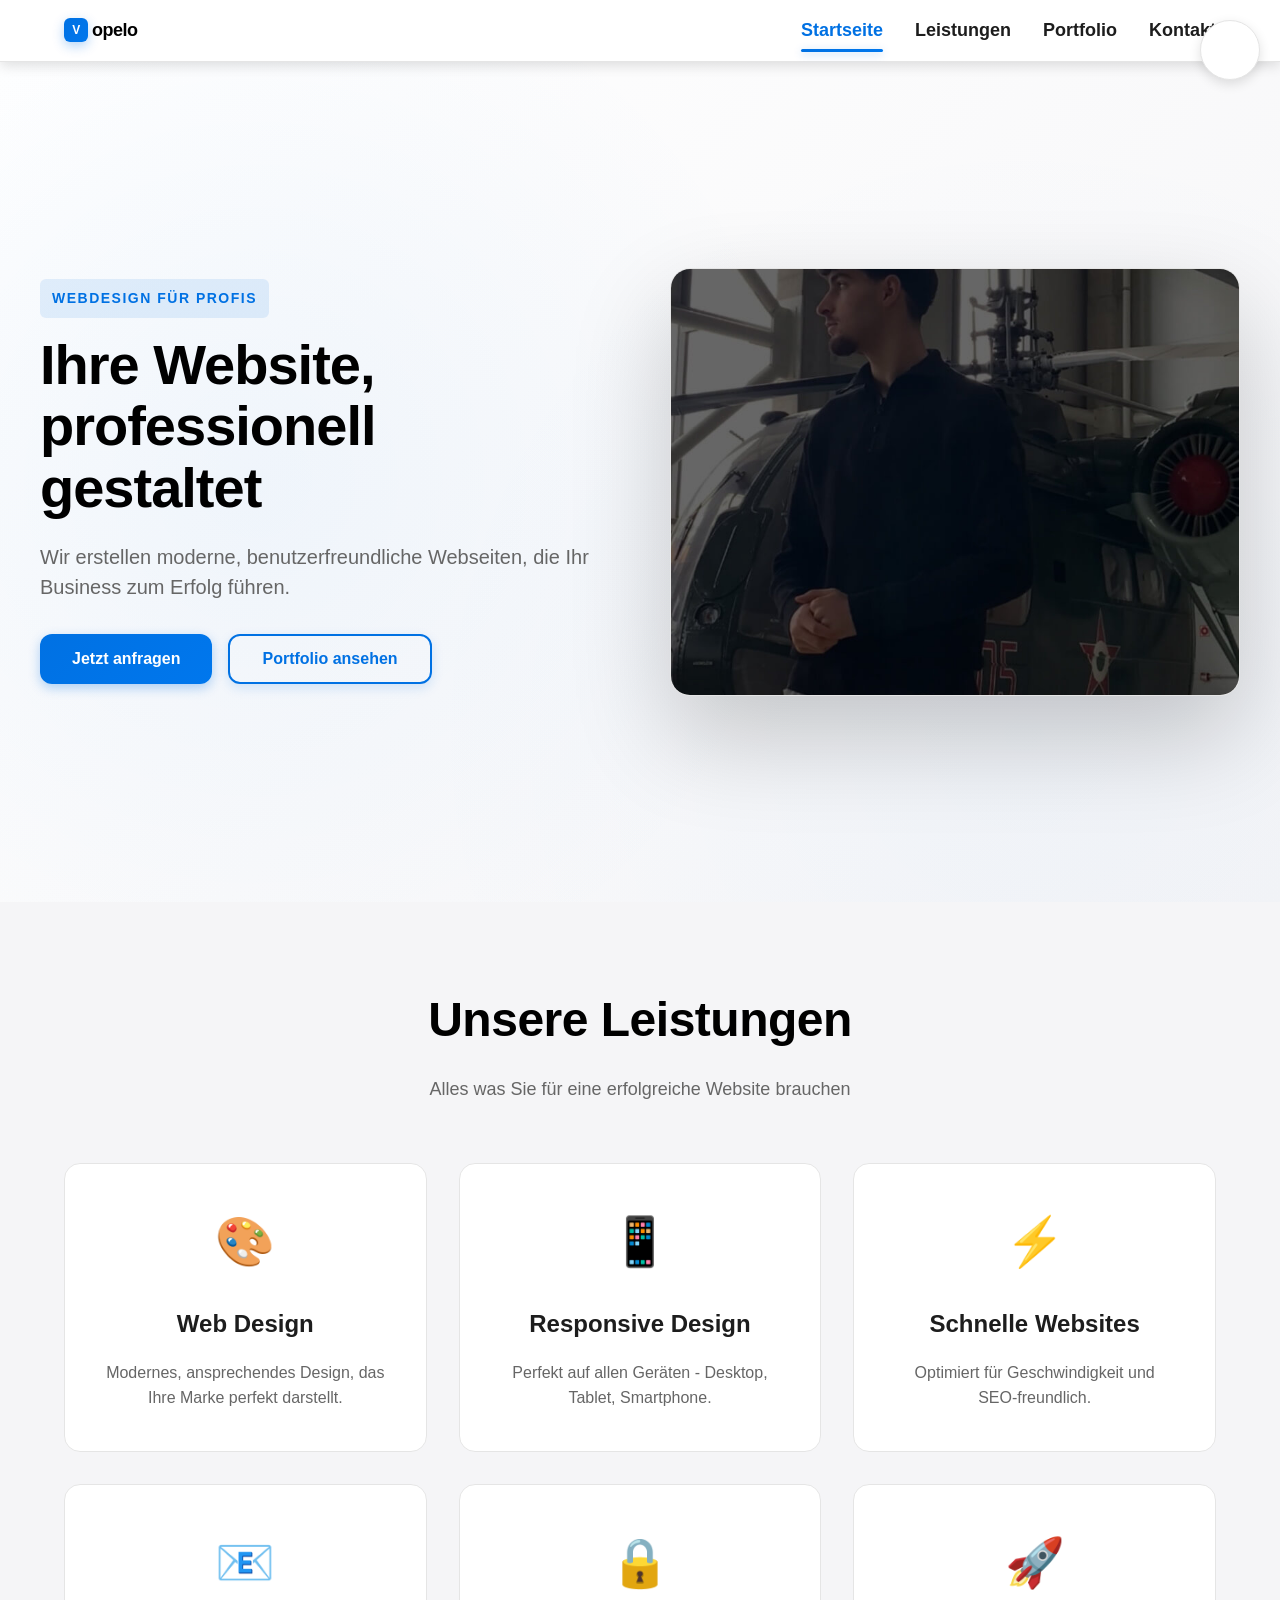
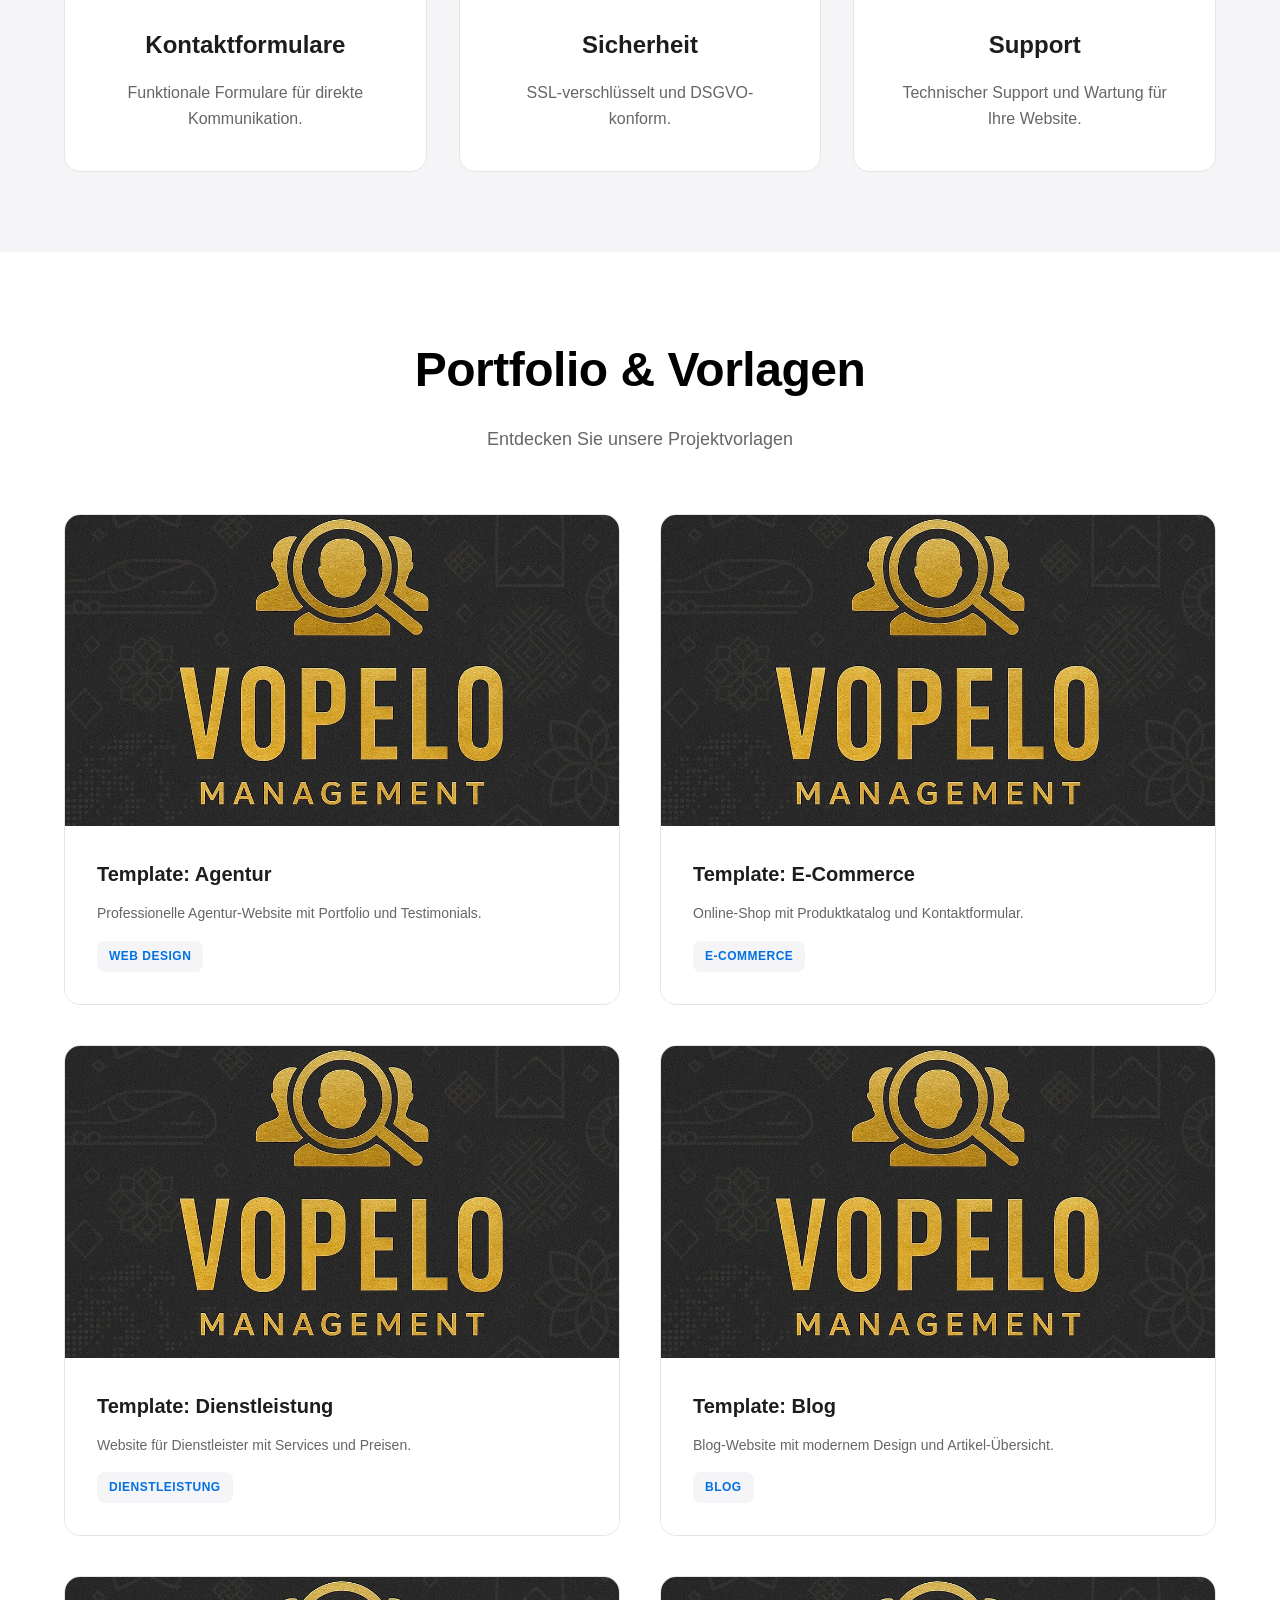
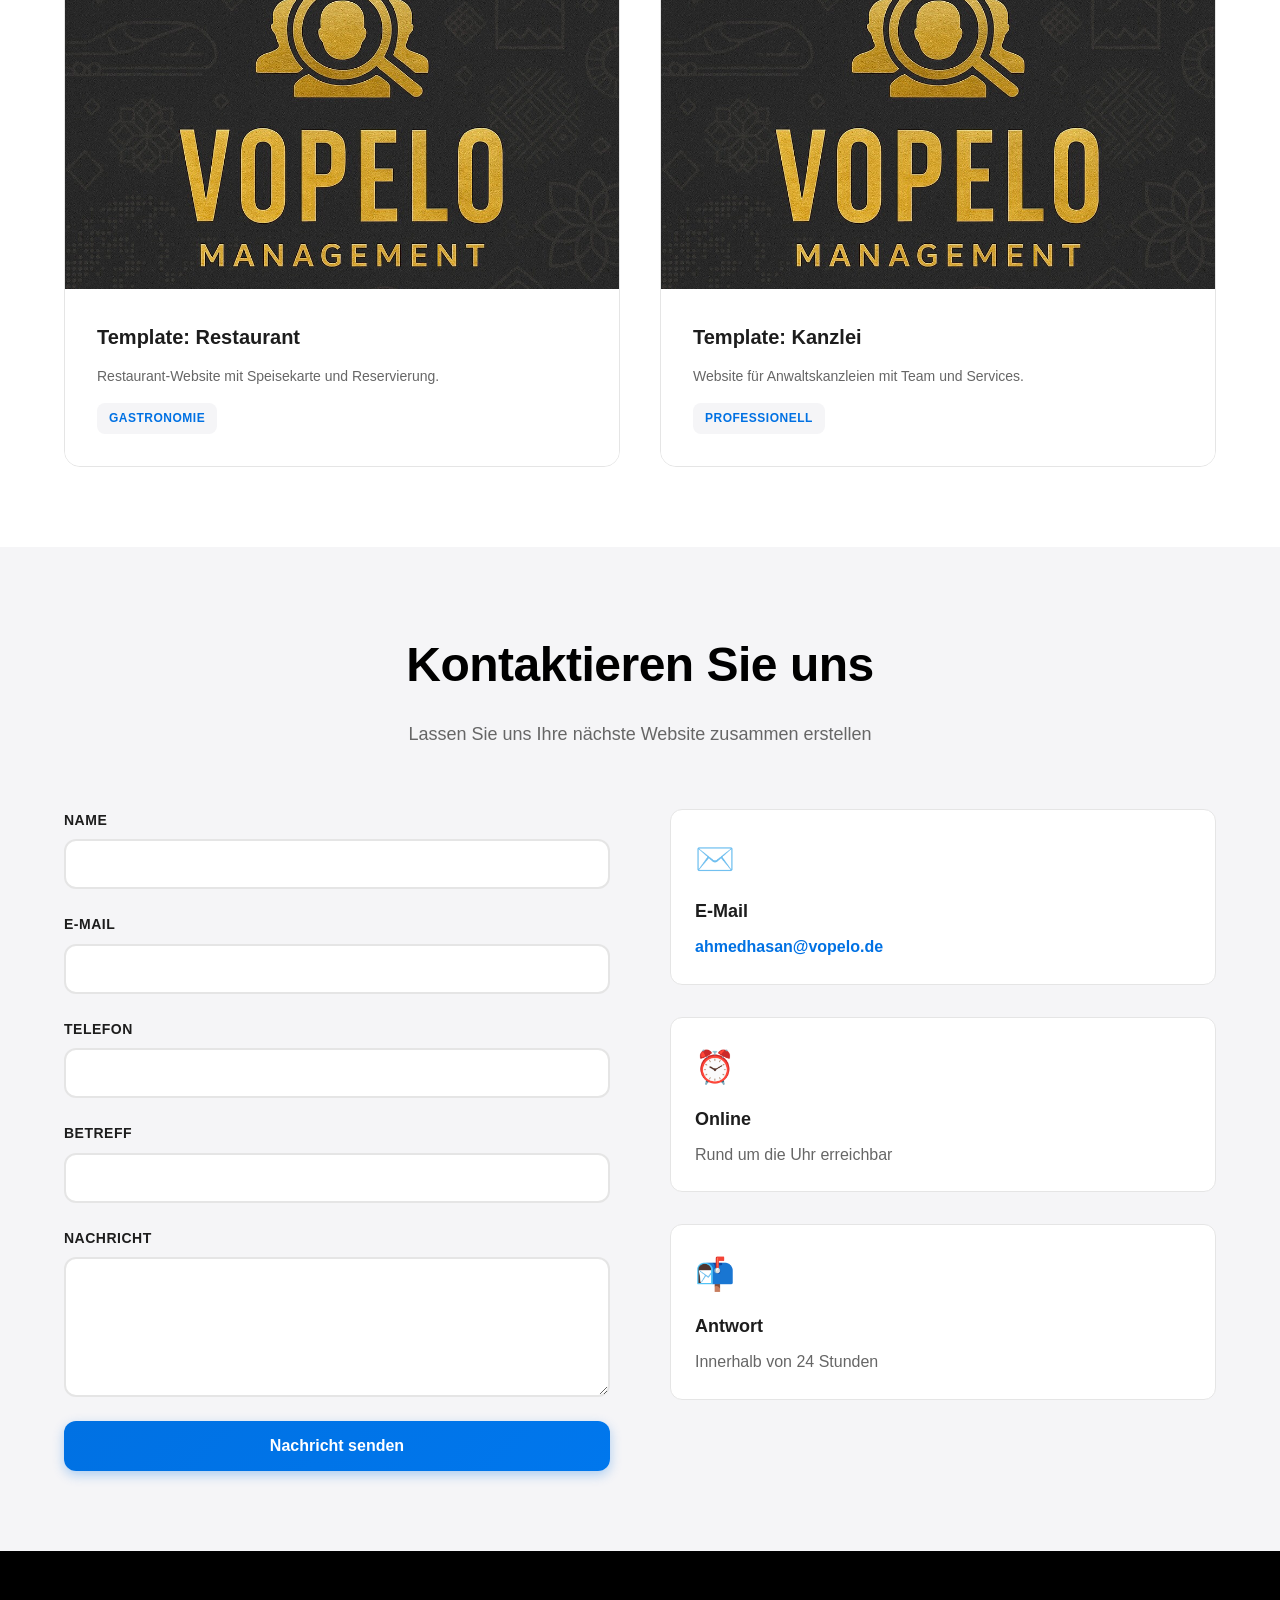
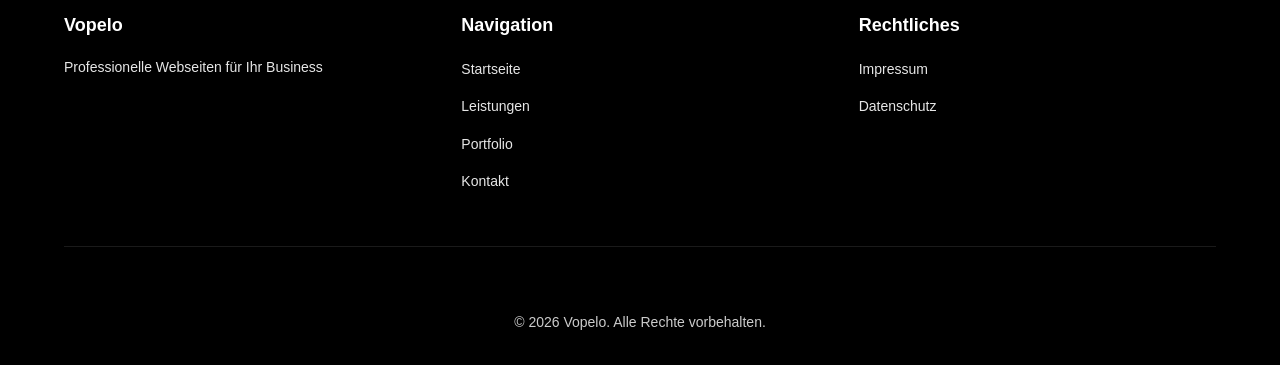
<file: index.html>
<!DOCTYPE html>
<html lang="de">
<head>
    <meta charset="UTF-8">
    <meta name="viewport" content="width=device-width, initial-scale=1.0">
    <meta name="description" content="Vopelo - Professionelle Webseiten für Ihr Business. Modernes Design, responsive und benutzerfreundlich.">
    <title>Vopelo | Professionelle Webseiten</title>
<link rel="icon" href="/favicon.ico">
<link rel="icon" type="image/png" sizes="48x48" href="/android-icon-48x48.png">
<link rel="icon" type="image/png" sizes="32x32" href="/favicon-32x32.png">
    <link rel="stylesheet" href="styles.css">
    <link rel="stylesheet" href="https://cdnjs.cloudflare.com/ajax/libs/font-awesome/6.4.0/css/all.min.css">
</head>
<body data-lang="de">
    <!-- THEME & LANGUAGE CONTROLS -->
    <div class="controls-container">
        <button class="control-btn theme-toggle" id="themeToggle" aria-label="Toggle theme">
            <i class="fas fa-moon"></i>
        </button>
        <div class="language-selector">
            <button class="control-btn lang-btn active" data-lang="de">DE</button>
            <button class="control-btn lang-btn" data-lang="en">EN</button>
        </div>
    </div>

    <!-- NAVIGATION -->
    <nav class="navbar">
        <div class="nav-container">
            <div class="logo">
                <span class="logo-icon">V</span>
                <span class="logo-text">opelo</span>
            </div>
            <button class="hamburger" id="hamburger" aria-label="Menu">
                <span></span>
                <span></span>
                <span></span>
            </button>
            <ul class="nav-menu" id="navMenu">
                <li><a href="#home" class="nav-link active" data-de="Startseite" data-en="Home">Startseite</a></li>
                <li><a href="#services" class="nav-link" data-de="Leistungen" data-en="Services">Leistungen</a></li>
                <li><a href="#portfolio" class="nav-link" data-de="Portfolio" data-en="Portfolio">Portfolio</a></li>
                <li><a href="#contact" class="nav-link" data-de="Kontakt" data-en="Contact">Kontakt</a></li>
            </ul>
        </div>
    </nav>

    <!-- HERO SECTION -->
    <section id="home" class="hero">
        <div class="hero-content">
            <div class="hero-text">
                <div class="hero-label" data-de="Webdesign für Profis" data-en="Web Design for Professionals">Webdesign für Profis</div>
                <h1 class="hero-title" data-de="Ihre Website,&#10;professionell gestaltet" data-en="Your Website,&#10;professionally designed">Ihre Website,<br>professionell gestaltet</h1>
                <p class="hero-subtitle" data-de="Wir erstellen moderne, benutzerfreundliche Webseiten, die Ihr Business zum Erfolg führen." data-en="We create modern, user-friendly websites that drive your business to success.">Wir erstellen moderne, benutzerfreundliche Webseiten, die Ihr Business zum Erfolg führen.</p>
                <div class="hero-buttons">
                    <button class="btn btn-primary" onclick="document.getElementById('contact').scrollIntoView({behavior: 'smooth'})" data-de="Jetzt anfragen" data-en="Request Now">
                        Jetzt anfragen
                    </button>
                    <button class="btn btn-secondary" onclick="document.getElementById('portfolio').scrollIntoView({behavior: 'smooth'})" data-de="Portfolio ansehen" data-en="View Portfolio">
                        Portfolio ansehen
                    </button>
                </div>
            </div>
            <div class="hero-visual">
                <div class="device-mockup">
                    <div class="device-screen">
                        <img src="imges/i.JPG" alt="Projekt 1" style="width: 100%; height: 100%; object-fit: cover;">
                    </div>
                </div>
            </div>
        </div>
        <div class="hero-bg-animation"></div>
    </section>

    <!-- SERVICES SECTION -->
    <section id="services" class="services">
        <div class="container">
            <h2 class="section-title" data-de="Unsere Leistungen" data-en="Our Services">Unsere Leistungen</h2>
            <p class="section-subtitle" data-de="Alles was Sie für eine erfolgreiche Website brauchen" data-en="Everything you need for a successful website">Alles was Sie für eine erfolgreiche Website brauchen</p>
            
            <div class="services-grid">
                <div class="service-card">
                    <div class="service-icon">🎨</div>
                    <h3 data-de="Web Design" data-en="Web Design">Web Design</h3>
                    <p data-de="Modernes, ansprechendes Design, das Ihre Marke perfekt darstellt." data-en="Modern, appealing design that perfectly represents your brand.">Modernes, ansprechendes Design, das Ihre Marke perfekt darstellt.</p>
                </div>
                <div class="service-card">
                    <div class="service-icon">📱</div>
                    <h3 data-de="Responsive Design" data-en="Responsive Design">Responsive Design</h3>
                    <p data-de="Perfekt auf allen Geräten - Desktop, Tablet, Smartphone." data-en="Perfect on all devices - Desktop, Tablet, Smartphone.">Perfekt auf allen Geräten - Desktop, Tablet, Smartphone.</p>
                </div>
                <div class="service-card">
                    <div class="service-icon">⚡</div>
                    <h3 data-de="Schnelle Websites" data-en="Fast Websites">Schnelle Websites</h3>
                    <p data-de="Optimiert für Geschwindigkeit und SEO-freundlich." data-en="Optimized for speed and SEO-friendly.">Optimiert für Geschwindigkeit und SEO-freundlich.</p>
                </div>
                <div class="service-card">
                    <div class="service-icon">📧</div>
                    <h3 data-de="Kontaktformulare" data-en="Contact Forms">Kontaktformulare</h3>
                    <p data-de="Funktionale Formulare für direkte Kommunikation." data-en="Functional forms for direct communication.">Funktionale Formulare für direkte Kommunikation.</p>
                </div>
                <div class="service-card">
                    <div class="service-icon">🔒</div>
                    <h3 data-de="Sicherheit" data-en="Security">Sicherheit</h3>
                    <p data-de="SSL-verschlüsselt und DSGVO-konform." data-en="SSL-encrypted and GDPR-compliant.">SSL-verschlüsselt und DSGVO-konform.</p>
                </div>
                <div class="service-card">
                    <div class="service-icon">🚀</div>
                    <h3 data-de="Support" data-en="Support">Support</h3>
                    <p data-de="Technischer Support und Wartung für Ihre Website." data-en="Technical support and maintenance for your website.">Technischer Support und Wartung für Ihre Website.</p>
                </div>
            </div>
        </div>
    </section>

    <!-- PORTFOLIO SECTION -->
    <section id="portfolio" class="portfolio">
        <div class="container">
            <h2 class="section-title" data-de="Portfolio & Vorlagen" data-en="Portfolio & Templates">Portfolio & Vorlagen</h2>
            <p class="section-subtitle" data-de="Entdecken Sie unsere Projektvorlagen" data-en="Discover our project templates">Entdecken Sie unsere Projektvorlagen</p>
            
            <div class="portfolio-grid">
                <div class="portfolio-item">
                    <div class="portfolio-image">
                        <img src="imges/f.jpg" alt="Projekt 1" style="width: 100%; height: 100%; object-fit: cover;">
                        <div class="portfolio-overlay"></div>
                    </div>
                    <div class="portfolio-info">
                        <h3 data-de="Template: Agentur" data-en="Template: Agency">Template: Agentur</h3>
                        <p data-de="Professionelle Agentur-Website mit Portfolio und Testimonials." data-en="Professional agency website with portfolio and testimonials.">Professionelle Agentur-Website mit Portfolio und Testimonials.</p>
                        <span class="portfolio-tag" data-de="Web Design" data-en="Web Design">Web Design</span>
                    </div>
                </div>

                <div class="portfolio-item">
                    <div class="portfolio-image">
                        <img src="imges/f.jpg" alt="Projekt 2" style="width: 100%; height: 100%; object-fit: cover;">
                        <div class="portfolio-overlay"></div>
                    </div>
                    <div class="portfolio-info">
                        <h3 data-de="Template: E-Commerce" data-en="Template: E-Commerce">Template: E-Commerce</h3>
                        <p data-de="Online-Shop mit Produktkatalog und Kontaktformular." data-en="Online shop with product catalog and contact form.">Online-Shop mit Produktkatalog und Kontaktformular.</p>
                        <span class="portfolio-tag" data-de="E-Commerce" data-en="E-Commerce">E-Commerce</span>
                    </div>
                </div>

                <div class="portfolio-item">
                    <div class="portfolio-image">
                        <img src="imges/f.jpg" alt="Projekt 3" style="width: 100%; height: 100%; object-fit: cover;">
                        <div class="portfolio-overlay"></div>
                    </div>
                    <div class="portfolio-info">
                        <h3 data-de="Template: Dienstleistung" data-en="Template: Service">Template: Dienstleistung</h3>
                        <p data-de="Website für Dienstleister mit Services und Preisen." data-en="Website for service providers with services and prices.">Website für Dienstleister mit Services und Preisen.</p>
                        <span class="portfolio-tag" data-de="Dienstleistung" data-en="Service">Dienstleistung</span>
                    </div>
                </div>

                <div class="portfolio-item">
                    <div class="portfolio-image">
                        <img src="imges/f.jpg" alt="Projekt 4" style="width: 100%; height: 100%; object-fit: cover;">
                        <div class="portfolio-overlay"></div>
                    </div>
                    <div class="portfolio-info">
                        <h3 data-de="Template: Blog" data-en="Template: Blog">Template: Blog</h3>
                        <p data-de="Blog-Website mit modernem Design und Artikel-Übersicht." data-en="Blog website with modern design and article overview.">Blog-Website mit modernem Design und Artikel-Übersicht.</p>
                        <span class="portfolio-tag" data-de="Blog" data-en="Blog">Blog</span>
                    </div>
                </div>

                <div class="portfolio-item">
                    <div class="portfolio-image">
                        <img src="imges/f.jpg" alt="Projekt 5" style="width: 100%; height: 100%; object-fit: cover;">
                        <div class="portfolio-overlay"></div>
                    </div>
                    <div class="portfolio-info">
                        <h3 data-de="Template: Restaurant" data-en="Template: Restaurant">Template: Restaurant</h3>
                        <p data-de="Restaurant-Website mit Speisekarte und Reservierung." data-en="Restaurant website with menu and reservation.">Restaurant-Website mit Speisekarte und Reservierung.</p>
                        <span class="portfolio-tag" data-de="Gastronomie" data-en="Gastronomy">Gastronomie</span>
                    </div>
                </div>

                <div class="portfolio-item">
                    <div class="portfolio-image">
                        <img src="imges/f.jpg" alt="Projekt 6" style="width: 100%; height: 100%; object-fit: cover;">
                        <div class="portfolio-overlay"></div>
                    </div>
                    <div class="portfolio-info">
                        <h3 data-de="Template: Kanzlei" data-en="Template: Law Firm">Template: Kanzlei</h3>
                        <p data-de="Website für Anwaltskanzleien mit Team und Services." data-en="Website for law firms with team and services.">Website für Anwaltskanzleien mit Team und Services.</p>
                        <span class="portfolio-tag" data-de="Professionell" data-en="Professional">Professionell</span>
                    </div>
                </div>
            </div>
        </div>
    </section>

    <!-- CONTACT SECTION -->
    <section id="contact" class="contact">
        <div class="container">
            <h2 class="section-title" data-de="Kontaktieren Sie uns" data-en="Contact Us">Kontaktieren Sie uns</h2>
            <p class="section-subtitle" data-de="Lassen Sie uns Ihre nächste Website zusammen erstellen" data-en="Let's create your next website together">Lassen Sie uns Ihre nächste Website zusammen erstellen</p>
            
            <div class="contact-wrapper">
                <form action="https://formspree.io/f/xaqpbqej" method="POST" class="contact-form">
                    <div class="form-group">
                        <label for="name" data-de="Name" data-en="Name">Name *</label>
                        <input type="text" id="name" name="name" required placeholder="">
                    </div>

                    <div class="form-group">
                        <label for="email" data-de="E-Mail" data-en="Email">E-Mail *</label>
                        <input type="email" id="email" name="email" required placeholder="">
                    </div>

                    <div class="form-group">
                        <label for="phone" data-de="Telefon" data-en="Phone">Telefon</label>
                        <input type="tel" id="phone" name="phone" placeholder="">
                    </div>

                    <div class="form-group">
                        <label for="subject" data-de="Betreff" data-en="Subject">Betreff *</label>
                        <input type="text" id="subject" name="subject" required placeholder="">
                    </div>

                    <div class="form-group">
                        <label for="message" data-de="Nachricht" data-en="Message">Nachricht *</label>
                        <textarea id="message" name="message" rows="6" required placeholder=""></textarea>
                    </div>

                    <button type="submit" class="btn btn-primary btn-large" data-de="Nachricht senden" data-en="Send Message">Nachricht senden</button>
                </form>

                <div class="contact-info">
                    <div class="info-item">
                        <div class="info-icon">✉️</div>
                        <h4 data-de="E-Mail" data-en="Email">E-Mail</h4>
                        <p><a href="mailto:ahmedhasan@vopelo.de">ahmedhasan@vopelo.de</a></p>
                    </div>
                    <div class="info-item">
                        <div class="info-icon">⏰</div>
                        <h4 data-de="Online" data-en="Online">Online</h4>
                        <p data-de="Rund um die Uhr erreichbar" data-en="Available 24/7">Rund um die Uhr erreichbar</p>
                    </div>
                    <div class="info-item">
                        <div class="info-icon">📬</div>
                        <h4 data-de="Antwort" data-en="Response">Antwort</h4>
                        <p data-de="Innerhalb von 24 Stunden" data-en="Within 24 hours">Innerhalb von 24 Stunden</p>
                    </div>
                </div>
            </div>
        </div>
    </section>

    <!-- FOOTER -->
    <footer class="footer">
        <div class="container">
            <div class="footer-content">
                <div class="footer-section">
                    <h4>Vopelo</h4>
                    <p data-de="Professionelle Webseiten für Ihr Business" data-en="Professional websites for your business">Professionelle Webseiten für Ihr Business</p>
                </div>
                <div class="footer-section">
                    <h4 data-de="Navigation" data-en="Navigation">Navigation</h4>
                    <ul>
                        <li><a href="#home" data-de="Startseite" data-en="Home">Startseite</a></li>
                        <li><a href="#services" data-de="Leistungen" data-en="Services">Leistungen</a></li>
                        <li><a href="#portfolio" data-de="Portfolio" data-en="Portfolio">Portfolio</a></li>
                        <li><a href="#contact" data-de="Kontakt" data-en="Contact">Kontakt</a></li>
                    </ul>
                </div>
                <div class="footer-section">
                    <h4 data-de="Rechtliches" data-en="Legal">Rechtliches</h4>
                    <ul>
                        <li><a href="impressum.html" data-de="Impressum" data-en="Imprint">Impressum</a></li>
                        <li><a href="datenschutz.html" data-de="Datenschutz" data-en="Privacy">Datenschutz</a></li>
                    </ul>
                </div>
            </div>
            <div class="footer-bottom">
                <p>&copy; 2026 Vopelo. <span data-de="Alle Rechte vorbehalten." data-en="All rights reserved.">Alle Rechte vorbehalten.</span></p>
            </div>
        </div>
    </footer>

    <script src="script.js"></script>
</body>
</html>
</file>
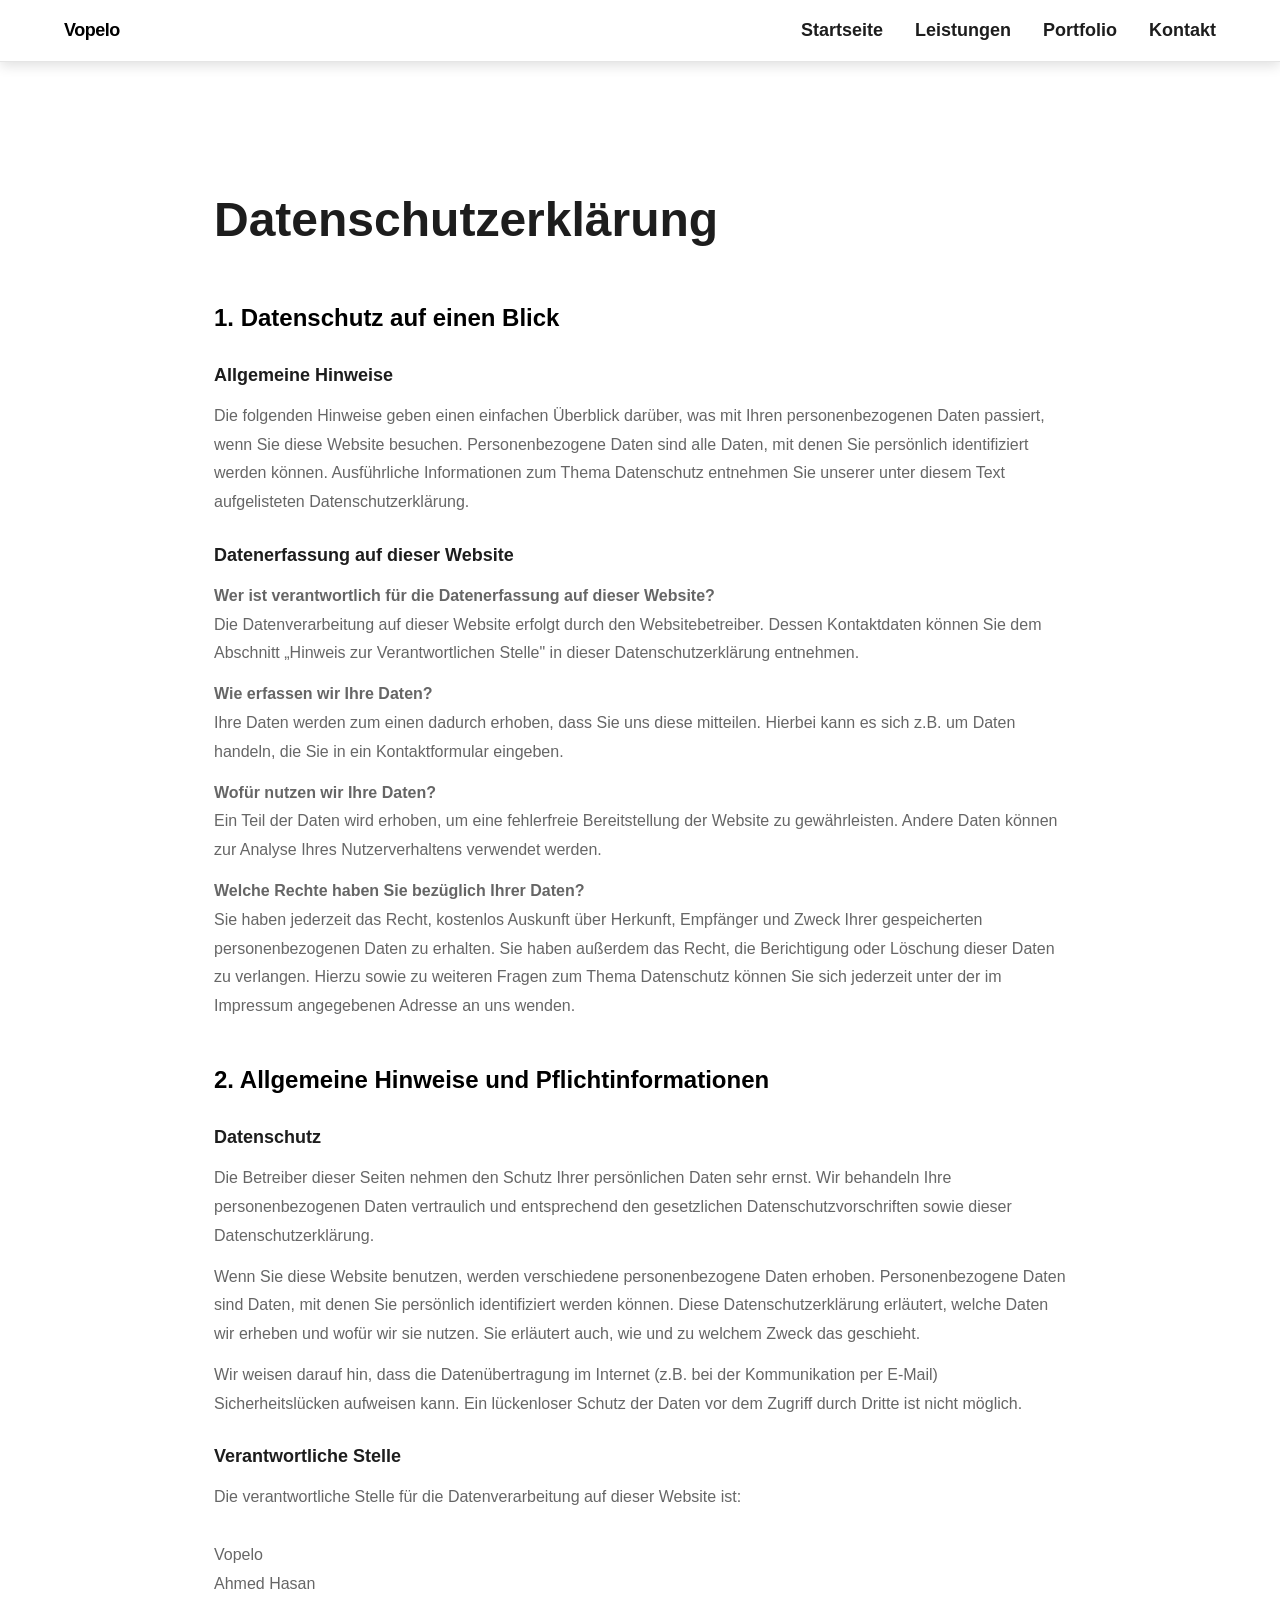
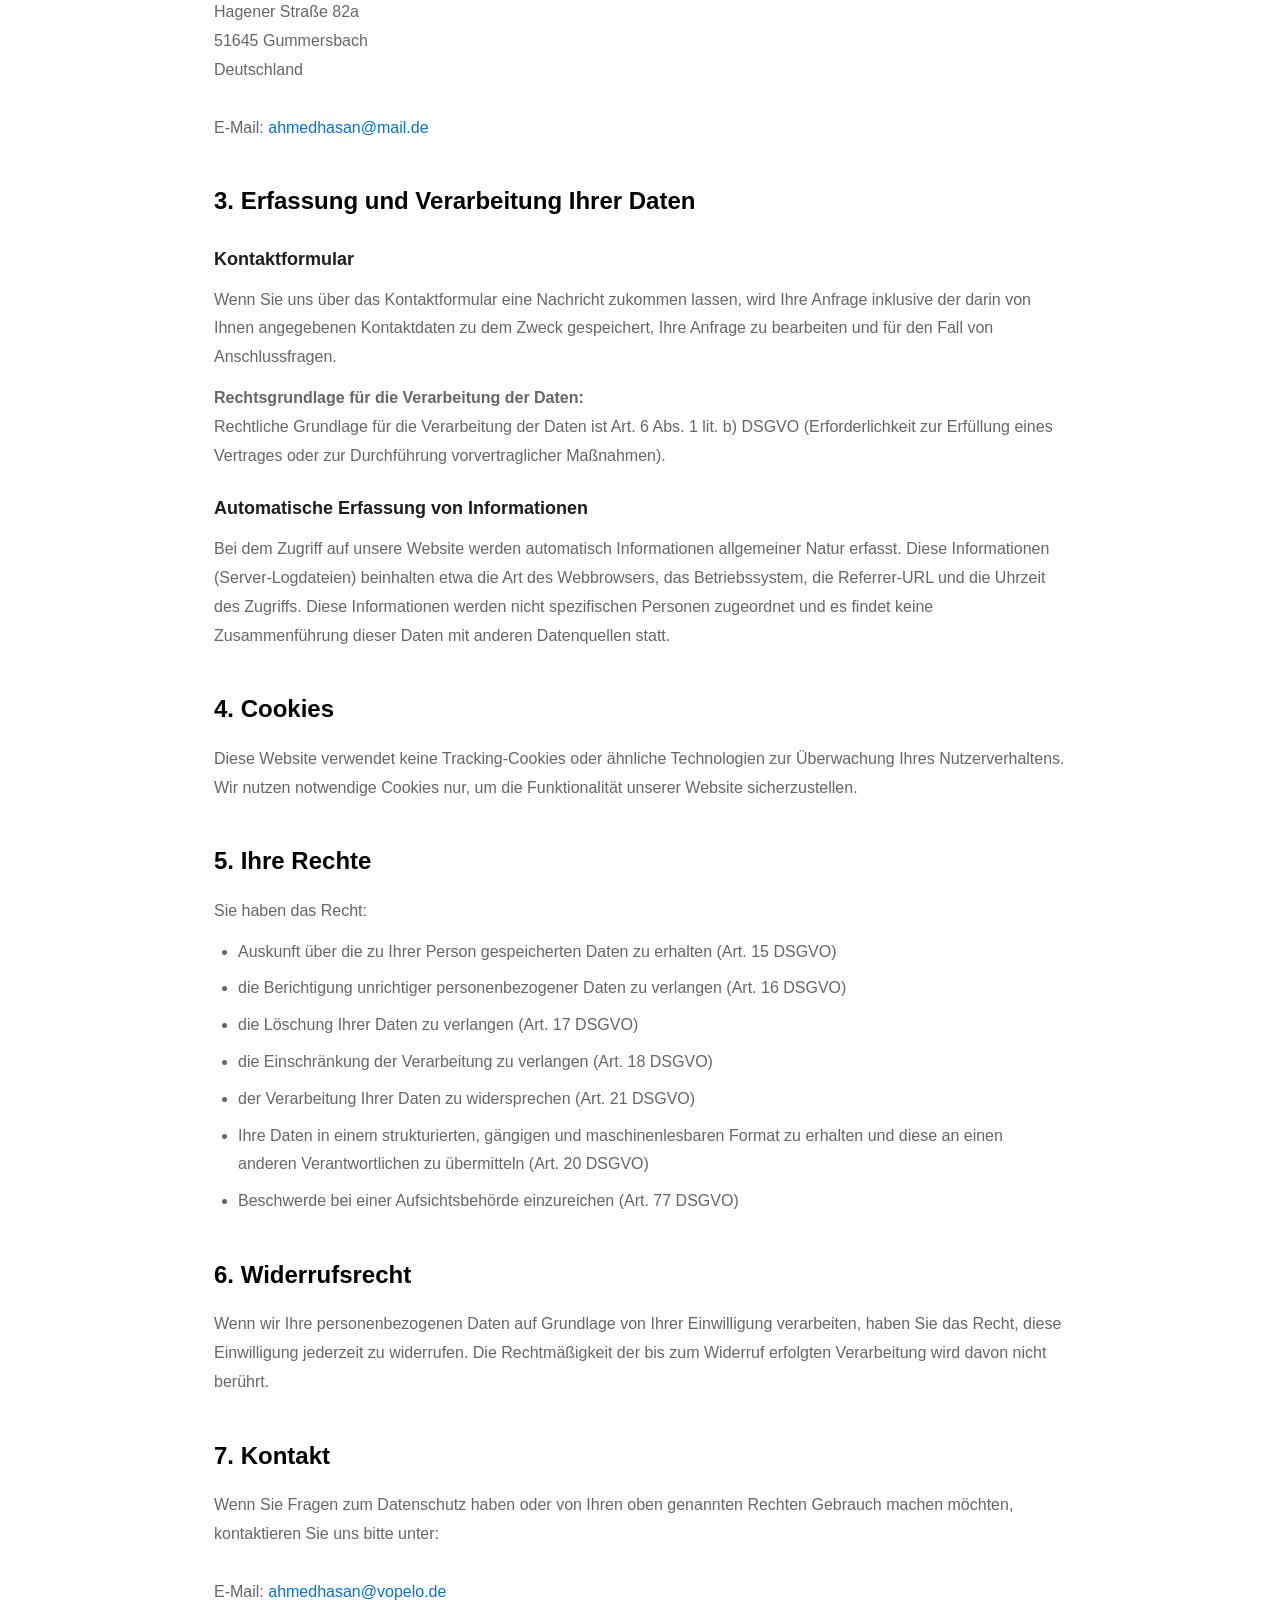
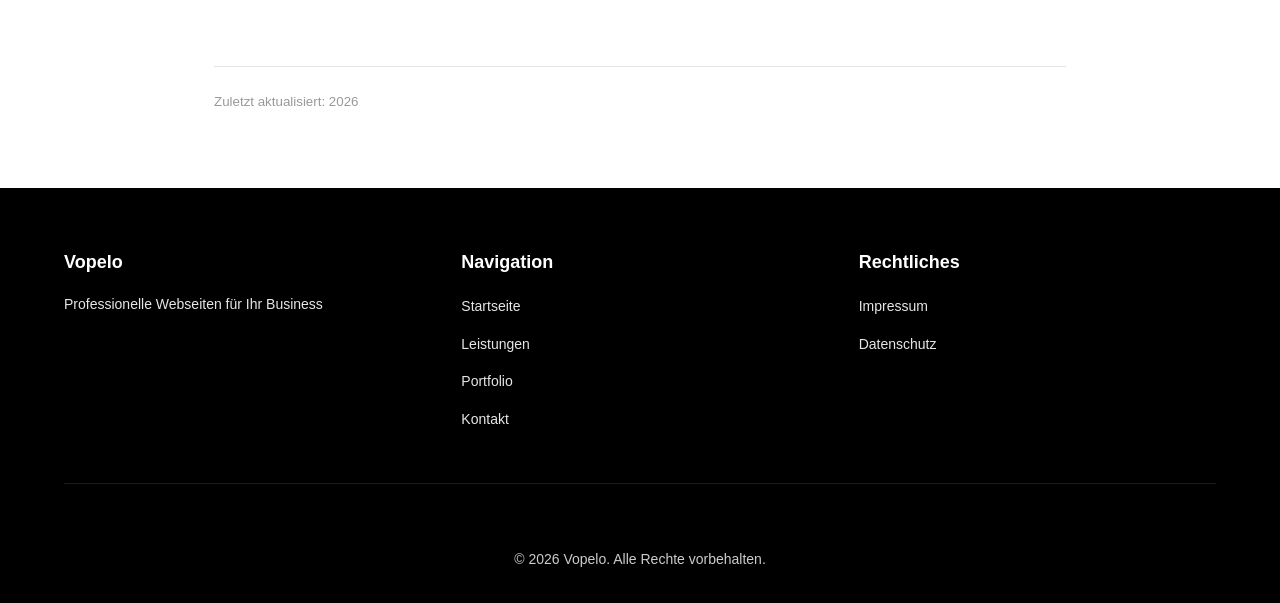
<file: datenschutz.html>
<!DOCTYPE html>
<html lang="de">
<head>
    <meta charset="UTF-8">
    <meta name="viewport" content="width=device-width, initial-scale=1.0">
    <title>Datenschutz | Vopelo</title>
    <link rel="stylesheet" href="styles.css">
    <style>
        .datenschutz-section {
            padding: 60px 24px;
            max-width: 900px;
            margin: 0 auto;
        }
        .datenschutz-section h1 {
            font-size: 48px;
            font-weight: 700;
            margin-bottom: 40px;
            margin-top: 60px;
        }
        .datenschutz-section h2 {
            font-size: 24px;
            font-weight: 600;
            margin-top: 40px;
            margin-bottom: 16px;
            color: var(--primary);
        }
        .datenschutz-section h3 {
            font-size: 18px;
            font-weight: 600;
            margin-top: 24px;
            margin-bottom: 12px;
        }
        .datenschutz-section p, .datenschutz-section li {
            font-size: 16px;
            color: var(--text-light);
            line-height: 1.8;
            margin-bottom: 12px;
        }
        .datenschutz-section a {
            color: var(--accent);
            text-decoration: none;
        }
        .datenschutz-section a:hover {
            text-decoration: underline;
        }
        .datenschutz-section ul {
            margin-left: 24px;
        }
        .datenschutz-section ul li {
            margin-bottom: 8px;
        }
    </style>
</head>
<body>
    <!-- NAVIGATION -->
    <nav class="navbar">
        <div class="nav-container">
            <div class="logo">Vopelo</div>
            <button class="hamburger" id="hamburger">
                <span></span>
                <span></span>
                <span></span>
            </button>
            <ul class="nav-menu" id="navMenu">
                <li><a href="index.html" class="nav-link">Startseite</a></li>
                <li><a href="index.html#services" class="nav-link">Leistungen</a></li>
                <li><a href="index.html#portfolio" class="nav-link">Portfolio</a></li>
                <li><a href="index.html#contact" class="nav-link">Kontakt</a></li>
            </ul>
        </div>
    </nav>

    <!-- DATENSCHUTZ CONTENT -->
    <div class="datenschutz-section">
        <h1>Datenschutzerklärung</h1>

        <h2>1. Datenschutz auf einen Blick</h2>

        <h3>Allgemeine Hinweise</h3>
        <p>
            Die folgenden Hinweise geben einen einfachen Überblick darüber, was mit Ihren personenbezogenen Daten passiert, wenn Sie diese Website besuchen. Personenbezogene Daten sind alle Daten, mit denen Sie persönlich identifiziert werden können. Ausführliche Informationen zum Thema Datenschutz entnehmen Sie unserer unter diesem Text aufgelisteten Datenschutzerklärung.
        </p>

        <h3>Datenerfassung auf dieser Website</h3>
        <p>
            <strong>Wer ist verantwortlich für die Datenerfassung auf dieser Website?</strong><br>
            Die Datenverarbeitung auf dieser Website erfolgt durch den Websitebetreiber. Dessen Kontaktdaten können Sie dem Abschnitt „Hinweis zur Verantwortlichen Stelle" in dieser Datenschutzerklärung entnehmen.
        </p>

        <p>
            <strong>Wie erfassen wir Ihre Daten?</strong><br>
            Ihre Daten werden zum einen dadurch erhoben, dass Sie uns diese mitteilen. Hierbei kann es sich z.B. um Daten handeln, die Sie in ein Kontaktformular eingeben.
        </p>

        <p>
            <strong>Wofür nutzen wir Ihre Daten?</strong><br>
            Ein Teil der Daten wird erhoben, um eine fehlerfreie Bereitstellung der Website zu gewährleisten. Andere Daten können zur Analyse Ihres Nutzerverhaltens verwendet werden.
        </p>

        <p>
            <strong>Welche Rechte haben Sie bezüglich Ihrer Daten?</strong><br>
            Sie haben jederzeit das Recht, kostenlos Auskunft über Herkunft, Empfänger und Zweck Ihrer gespeicherten personenbezogenen Daten zu erhalten. Sie haben außerdem das Recht, die Berichtigung oder Löschung dieser Daten zu verlangen. Hierzu sowie zu weiteren Fragen zum Thema Datenschutz können Sie sich jederzeit unter der im Impressum angegebenen Adresse an uns wenden.
        </p>

        <h2>2. Allgemeine Hinweise und Pflichtinformationen</h2>

        <h3>Datenschutz</h3>
        <p>
            Die Betreiber dieser Seiten nehmen den Schutz Ihrer persönlichen Daten sehr ernst. Wir behandeln Ihre personenbezogenen Daten vertraulich und entsprechend den gesetzlichen Datenschutzvorschriften sowie dieser Datenschutzerklärung.
        </p>

        <p>
            Wenn Sie diese Website benutzen, werden verschiedene personenbezogene Daten erhoben. Personenbezogene Daten sind Daten, mit denen Sie persönlich identifiziert werden können. Diese Datenschutzerklärung erläutert, welche Daten wir erheben und wofür wir sie nutzen. Sie erläutert auch, wie und zu welchem Zweck das geschieht.
        </p>

        <p>
            Wir weisen darauf hin, dass die Datenübertragung im Internet (z.B. bei der Kommunikation per E-Mail) Sicherheitslücken aufweisen kann. Ein lückenloser Schutz der Daten vor dem Zugriff durch Dritte ist nicht möglich.
        </p>

        <h3>Verantwortliche Stelle</h3>
        <p>
            Die verantwortliche Stelle für die Datenverarbeitung auf dieser Website ist:<br><br>
            Vopelo<br>
            Ahmed Hasan<br>
            Hagener Straße 82a<br>
            51645 Gummersbach<br>
            Deutschland<br><br>
            E-Mail: <a href="mailto:kontakt@vopelo.de"> ahmedhasan@mail.de</a>
        </p>

        <h2>3. Erfassung und Verarbeitung Ihrer Daten</h2>

        <h3>Kontaktformular</h3>
        <p>
            Wenn Sie uns über das Kontaktformular eine Nachricht zukommen lassen, wird Ihre Anfrage inklusive der darin von Ihnen angegebenen Kontaktdaten zu dem Zweck gespeichert, Ihre Anfrage zu bearbeiten und für den Fall von Anschlussfragen.
        </p>

        <p>
            <strong>Rechtsgrundlage für die Verarbeitung der Daten:</strong><br>
            Rechtliche Grundlage für die Verarbeitung der Daten ist Art. 6 Abs. 1 lit. b) DSGVO (Erforderlichkeit zur Erfüllung eines Vertrages oder zur Durchführung vorvertraglicher Maßnahmen).
        </p>

        <h3>Automatische Erfassung von Informationen</h3>
        <p>
            Bei dem Zugriff auf unsere Website werden automatisch Informationen allgemeiner Natur erfasst. Diese Informationen (Server-Logdateien) beinhalten etwa die Art des Webbrowsers, das Betriebssystem, die Referrer-URL und die Uhrzeit des Zugriffs. Diese Informationen werden nicht spezifischen Personen zugeordnet und es findet keine Zusammenführung dieser Daten mit anderen Datenquellen statt.
        </p>

        <h2>4. Cookies</h2>

        <p>
            Diese Website verwendet keine Tracking-Cookies oder ähnliche Technologien zur Überwachung Ihres Nutzerverhaltens. Wir nutzen notwendige Cookies nur, um die Funktionalität unserer Website sicherzustellen.
        </p>

        <h2>5. Ihre Rechte</h2>

        <p>
            Sie haben das Recht:
        </p>
        <ul>
            <li>Auskunft über die zu Ihrer Person gespeicherten Daten zu erhalten (Art. 15 DSGVO)</li>
            <li>die Berichtigung unrichtiger personenbezogener Daten zu verlangen (Art. 16 DSGVO)</li>
            <li>die Löschung Ihrer Daten zu verlangen (Art. 17 DSGVO)</li>
            <li>die Einschränkung der Verarbeitung zu verlangen (Art. 18 DSGVO)</li>
            <li>der Verarbeitung Ihrer Daten zu widersprechen (Art. 21 DSGVO)</li>
            <li>Ihre Daten in einem strukturierten, gängigen und maschinenlesbaren Format zu erhalten und diese an einen anderen Verantwortlichen zu übermitteln (Art. 20 DSGVO)</li>
            <li>Beschwerde bei einer Aufsichtsbehörde einzureichen (Art. 77 DSGVO)</li>
        </ul>

        <h2>6. Widerrufsrecht</h2>

        <p>
            Wenn wir Ihre personenbezogenen Daten auf Grundlage von Ihrer Einwilligung verarbeiten, haben Sie das Recht, diese Einwilligung jederzeit zu widerrufen. Die Rechtmäßigkeit der bis zum Widerruf erfolgten Verarbeitung wird davon nicht berührt.
        </p>

        <h2>7. Kontakt</h2>

        <p>
            Wenn Sie Fragen zum Datenschutz haben oder von Ihren oben genannten Rechten Gebrauch machen möchten, kontaktieren Sie uns bitte unter:<br><br>
            E-Mail: <a href="mailto:kontakt@vopelo.de">ahmedhasan@vopelo.de</a>
        </p>

        <p style="margin-top: 60px; padding-top: 20px; border-top: 1px solid var(--border); color: #999;">
            <small>Zuletzt aktualisiert: 2026</small>
        </p>
    </div>

    <!-- FOOTER -->
    <footer class="footer">
        <div class="container">
            <div class="footer-content">
                <div class="footer-section">
                    <h4>Vopelo</h4>
                    <p>Professionelle Webseiten für Ihr Business</p>
                </div>
                <div class="footer-section">
                    <h4>Navigation</h4>
                    <ul>
                        <li><a href="index.html">Startseite</a></li>
                        <li><a href="index.html#services">Leistungen</a></li>
                        <li><a href="index.html#portfolio">Portfolio</a></li>
                        <li><a href="index.html#contact">Kontakt</a></li>
                    </ul>
                </div>
                <div class="footer-section">
                    <h4>Rechtliches</h4>
                    <ul>
                        <li><a href="impressum.html">Impressum</a></li>
                        <li><a href="datenschutz.html">Datenschutz</a></li>
                    </ul>
                </div>
            </div>
            <div class="footer-bottom">
                <p>&copy; 2026 Vopelo. Alle Rechte vorbehalten.</p>
            </div>
        </div>
    </footer>

    <script src="script.js"></script>
</body>
</html>
</file>
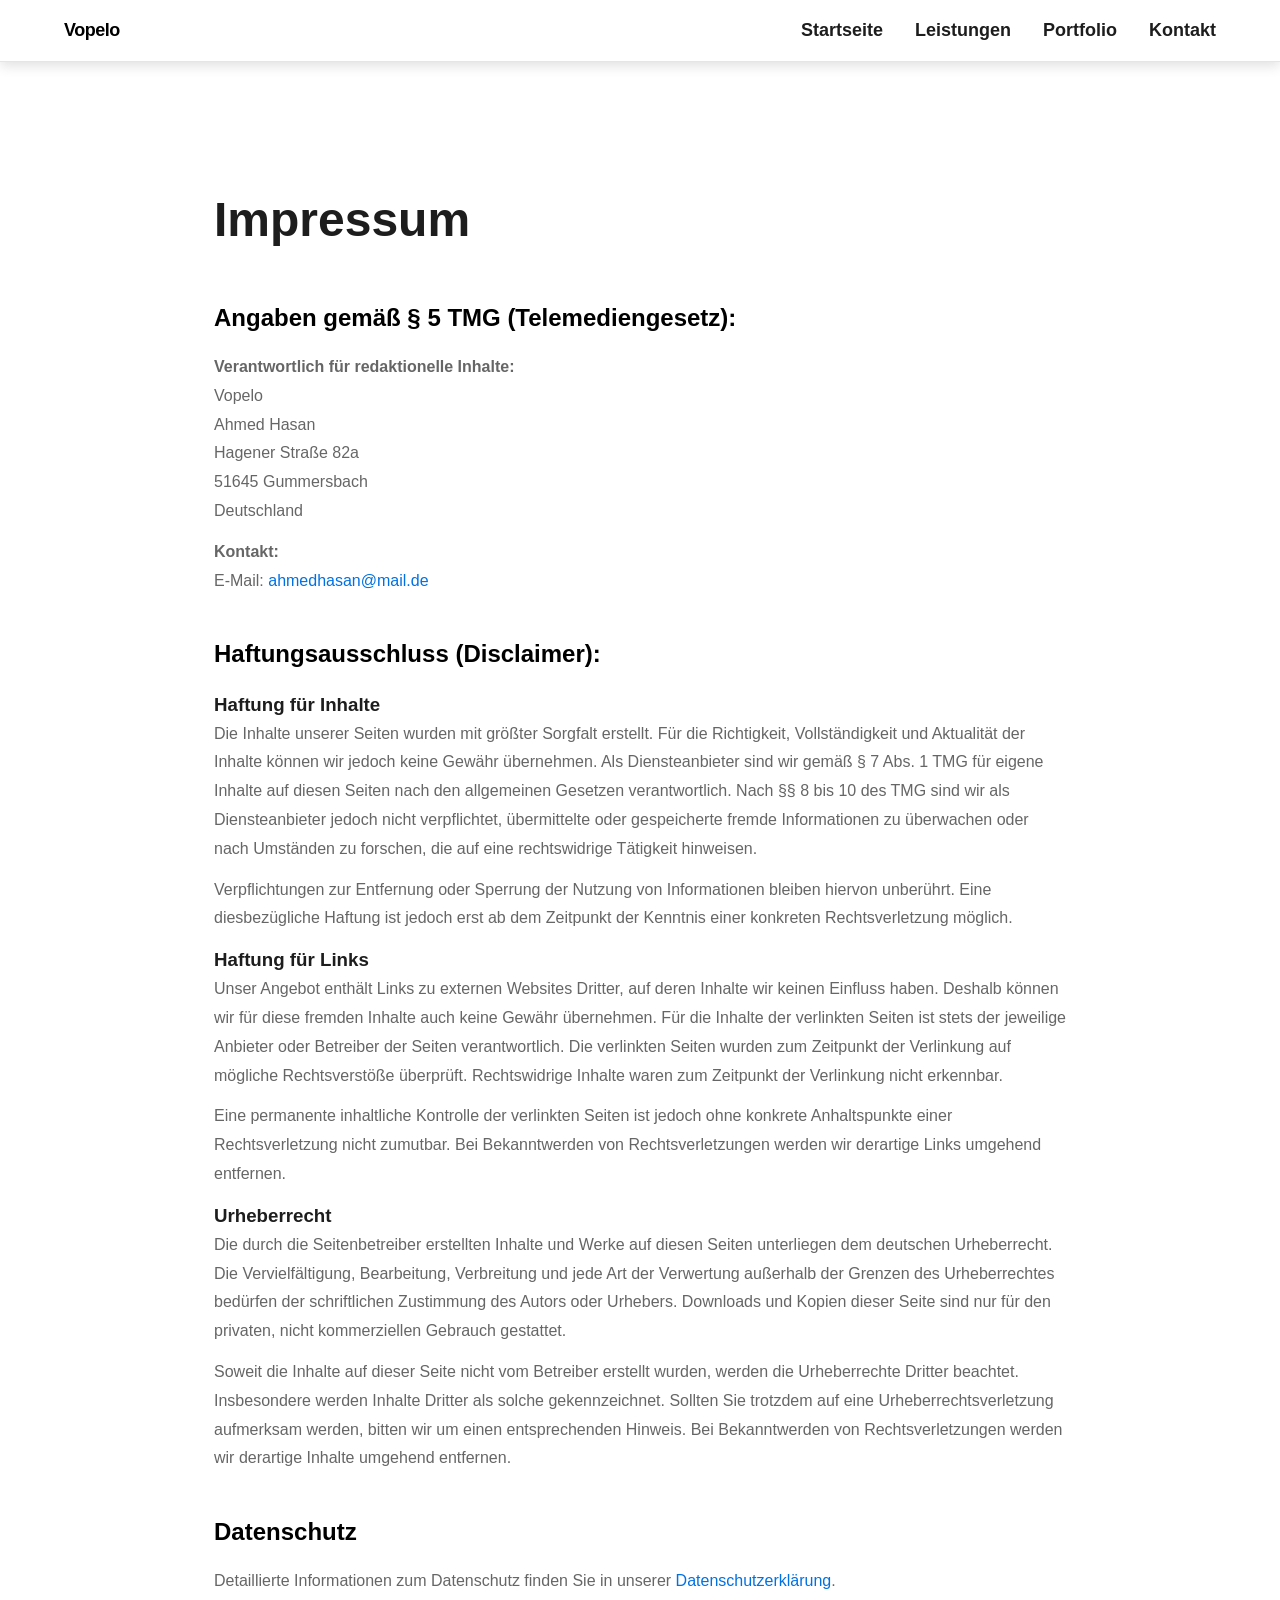
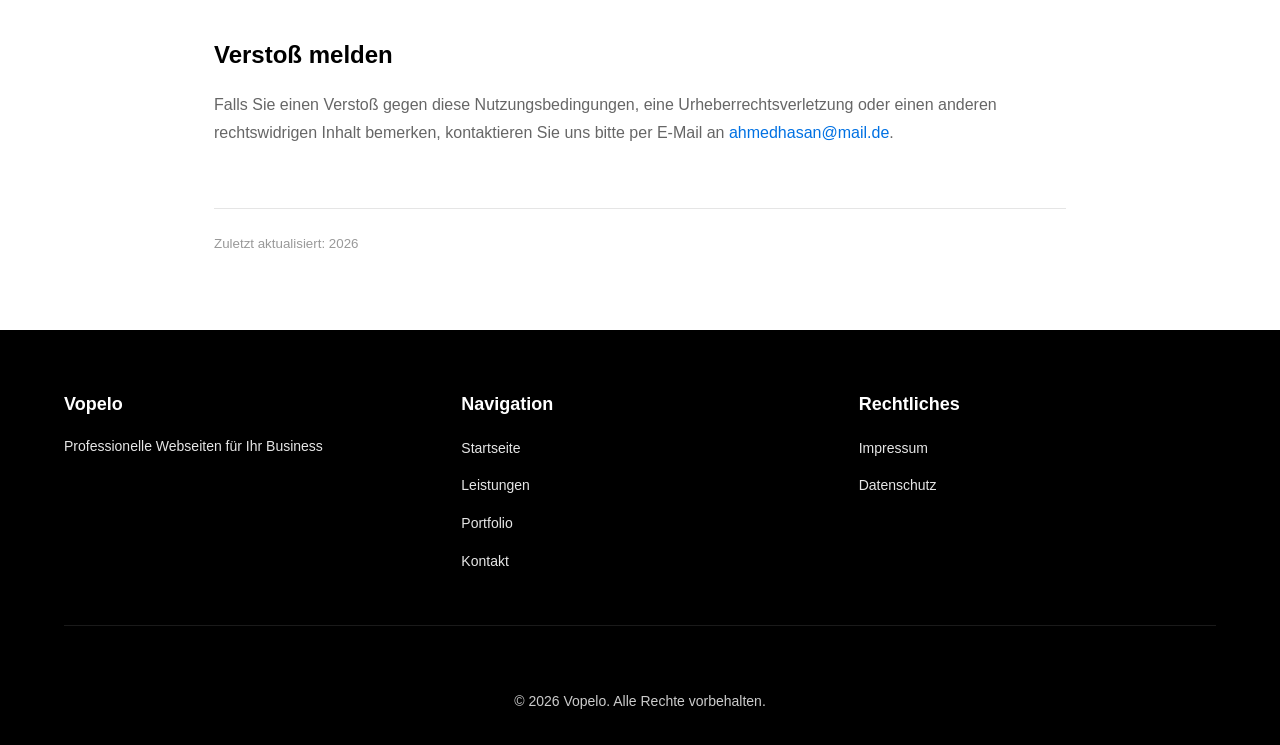
<file: impressum.html>
<!DOCTYPE html>
<html lang="de">
<head>
    <meta charset="UTF-8">
    <meta name="viewport" content="width=device-width, initial-scale=1.0">
    <title>Impressum | Vopelo</title>
    <link rel="stylesheet" href="styles.css">
    <style>
        .impressum-section {
            padding: 60px 24px;
            max-width: 900px;
            margin: 0 auto;
        }
        .impressum-section h1 {
            font-size: 48px;
            font-weight: 700;
            margin-bottom: 40px;
            margin-top: 60px;
        }
        .impressum-section h2 {
            font-size: 24px;
            font-weight: 600;
            margin-top: 40px;
            margin-bottom: 16px;
            color: var(--primary);
        }
        .impressum-section p, .impressum-section li {
            font-size: 16px;
            color: var(--text-light);
            line-height: 1.8;
            margin-bottom: 12px;
        }
        .impressum-section a {
            color: var(--accent);
            text-decoration: none;
        }
        .impressum-section a:hover {
            text-decoration: underline;
        }
        .impressum-section ul {
            margin-left: 24px;
        }
    </style>
</head>
<body>
    <!-- NAVIGATION -->
    <nav class="navbar">
        <div class="nav-container">
            <div class="logo">Vopelo</div>
            <button class="hamburger" id="hamburger">
                <span></span>
                <span></span>
                <span></span>
            </button>
            <ul class="nav-menu" id="navMenu">
                <li><a href="index.html" class="nav-link">Startseite</a></li>
                <li><a href="index.html#services" class="nav-link">Leistungen</a></li>
                <li><a href="index.html#portfolio" class="nav-link">Portfolio</a></li>
                <li><a href="index.html#contact" class="nav-link">Kontakt</a></li>
            </ul>
        </div>
    </nav>

    <!-- IMPRESSUM CONTENT -->
    <div class="impressum-section">
        <h1>Impressum</h1>

        <h2>Angaben gemäß § 5 TMG (Telemediengesetz):</h2>
        
        <p>
            <strong>Verantwortlich für redaktionelle Inhalte:</strong><br>
            Vopelo<br>
            Ahmed Hasan<br>
            Hagener Straße 82a<br>
            51645 Gummersbach<br>
            Deutschland
        </p>

        <p>
            <strong>Kontakt:</strong><br>
            E-Mail: <a href="mailto:kontakt@vopelo.de">ahmedhasan@mail.de</a><br>
        </p>

        <h2>Haftungsausschluss (Disclaimer):</h2>
        
        <h3>Haftung für Inhalte</h3>
        <p>
            Die Inhalte unserer Seiten wurden mit größter Sorgfalt erstellt. Für die Richtigkeit, Vollständigkeit und Aktualität der Inhalte können wir jedoch keine Gewähr übernehmen. Als Diensteanbieter sind wir gemäß § 7 Abs. 1 TMG für eigene Inhalte auf diesen Seiten nach den allgemeinen Gesetzen verantwortlich. Nach §§ 8 bis 10 des TMG sind wir als Diensteanbieter jedoch nicht verpflichtet, übermittelte oder gespeicherte fremde Informationen zu überwachen oder nach Umständen zu forschen, die auf eine rechtswidrige Tätigkeit hinweisen.
        </p>
        <p>
            Verpflichtungen zur Entfernung oder Sperrung der Nutzung von Informationen bleiben hiervon unberührt. Eine diesbezügliche Haftung ist jedoch erst ab dem Zeitpunkt der Kenntnis einer konkreten Rechtsverletzung möglich.
        </p>

        <h3>Haftung für Links</h3>
        <p>
            Unser Angebot enthält Links zu externen Websites Dritter, auf deren Inhalte wir keinen Einfluss haben. Deshalb können wir für diese fremden Inhalte auch keine Gewähr übernehmen. Für die Inhalte der verlinkten Seiten ist stets der jeweilige Anbieter oder Betreiber der Seiten verantwortlich. Die verlinkten Seiten wurden zum Zeitpunkt der Verlinkung auf mögliche Rechtsverstöße überprüft. Rechtswidrige Inhalte waren zum Zeitpunkt der Verlinkung nicht erkennbar.
        </p>
        <p>
            Eine permanente inhaltliche Kontrolle der verlinkten Seiten ist jedoch ohne konkrete Anhaltspunkte einer Rechtsverletzung nicht zumutbar. Bei Bekanntwerden von Rechtsverletzungen werden wir derartige Links umgehend entfernen.
        </p>

        <h3>Urheberrecht</h3>
        <p>
            Die durch die Seitenbetreiber erstellten Inhalte und Werke auf diesen Seiten unterliegen dem deutschen Urheberrecht. Die Vervielfältigung, Bearbeitung, Verbreitung und jede Art der Verwertung außerhalb der Grenzen des Urheberrechtes bedürfen der schriftlichen Zustimmung des Autors oder Urhebers. Downloads und Kopien dieser Seite sind nur für den privaten, nicht kommerziellen Gebrauch gestattet.
        </p>
        <p>
            Soweit die Inhalte auf dieser Seite nicht vom Betreiber erstellt wurden, werden die Urheberrechte Dritter beachtet. Insbesondere werden Inhalte Dritter als solche gekennzeichnet. Sollten Sie trotzdem auf eine Urheberrechtsverletzung aufmerksam werden, bitten wir um einen entsprechenden Hinweis. Bei Bekanntwerden von Rechtsverletzungen werden wir derartige Inhalte umgehend entfernen.
        </p>

        <h2>Datenschutz</h2>
        <p>
            Detaillierte Informationen zum Datenschutz finden Sie in unserer <a href="datenschutz.html">Datenschutzerklärung</a>.
        </p>

        <h2>Verstoß melden</h2>
        <p>
            Falls Sie einen Verstoß gegen diese Nutzungsbedingungen, eine Urheberrechtsverletzung oder einen anderen rechtswidrigen Inhalt bemerken, kontaktieren Sie uns bitte per E-Mail an <a href="mailto:kontakt@vopelo.de">ahmedhasan@mail.de</a>.
        </p>

        <p style="margin-top: 60px; padding-top: 20px; border-top: 1px solid var(--border); color: #999;">
            <small>Zuletzt aktualisiert: 2026</small>
        </p>
    </div>

    <!-- FOOTER -->
    <footer class="footer">
        <div class="container">
            <div class="footer-content">
                <div class="footer-section">
                    <h4>Vopelo</h4>
                    <p>Professionelle Webseiten für Ihr Business</p>
                </div>
                <div class="footer-section">
                    <h4>Navigation</h4>
                    <ul>
                        <li><a href="index.html">Startseite</a></li>
                        <li><a href="index.html#services">Leistungen</a></li>
                        <li><a href="index.html#portfolio">Portfolio</a></li>
                        <li><a href="index.html#contact">Kontakt</a></li>
                    </ul>
                </div>
                <div class="footer-section">
                    <h4>Rechtliches</h4>
                    <ul>
                        <li><a href="impressum.html">Impressum</a></li>
                        <li><a href="datenschutz.html">Datenschutz</a></li>
                    </ul>
                </div>
            </div>
            <div class="footer-bottom">
                <p>&copy; 2026 Vopelo. Alle Rechte vorbehalten.</p>
            </div>
        </div>
    </footer>

    <script src="script.js"></script>
</body>
</html>
</file>
<file: styles.css>
/* ===== PREMIUM APPLE-STYLE DESIGN ===== */
* {
    margin: 0;
    padding: 0;
    box-sizing: border-box;
}

:root {
    /* Light Mode */
    --primary: #000000;
    --secondary: #ffffff;
    --accent: #0071e3;
    --accent-light: #0077ed;
    --accent-dark: #005ec8;
    --text: #1d1d1d;
    --text-light: #666666;
    --text-lighter: #999999;
    --border: #e5e5e5;
    --bg: #f5f5f7;
    --bg-light: #fafafa;
    --shadow-sm: 0 1px 3px rgba(0, 0, 0, 0.08);
    --shadow-md: 0 4px 12px rgba(0, 0, 0, 0.12);
    --shadow-lg: 0 20px 50px rgba(0, 0, 0, 0.15);
    --shadow-xl: 0 40px 100px rgba(0, 0, 0, 0.2);
}

[data-theme="dark"] {
    --primary: #ffffff;
    --secondary: #0f0f0f;
    --accent: #0a84ff;
    --accent-light: #1b95ff;
    --accent-dark: #0071e3;
    --text: #f5f5f7;
    --text-light: #a1a1a6;
    --text-lighter: #686868;
    --border: #424245;
    --bg: #1d1d1f;
    --bg-light: #262628;
    --shadow-sm: 0 1px 3px rgba(0, 0, 0, 0.5);
    --shadow-md: 0 4px 12px rgba(0, 0, 0, 0.7);
    --shadow-lg: 0 20px 50px rgba(0, 0, 0, 0.8);
    --shadow-xl: 0 40px 100px rgba(0, 0, 0, 0.9);
}

html {
    scroll-behavior: smooth;
}

body {
    font-family: -apple-system, BlinkMacSystemFont, 'Segoe UI', Helvetica, Arial, sans-serif;
    color: var(--text);
    background: var(--secondary);
    line-height: 1.6;
    font-size: 16px;
    transition: background-color 0.3s ease, color 0.3s ease;
    overflow-x: hidden;
}

.container {
    max-width: 1200px;
    margin: 0 auto;
    padding: 0 24px;
}

/* ===== CONTROLS (THEME & LANGUAGE) ===== */
.controls-container {
    position: fixed;
    top: 20px;
    right: 20px;
    z-index: 1001;
    display: flex;
    gap: 0;
    align-items: center;
    justify-content: center;
    background: var(--secondary);
    padding: 12px;
    border-radius: 50%;
    border: 1px solid var(--border);
    backdrop-filter: blur(20px);
    box-shadow: var(--shadow-md);
    animation: slideInDown 0.6s cubic-bezier(0.34, 1.56, 0.64, 1);
    width: 60px;
    height: 60px;
    transition: all 0.4s cubic-bezier(0.34, 1.56, 0.64, 1);
    flex-direction: column;
}

.controls-container:hover {
    width: 160px;
    height: auto;
    gap: 12px;
    padding: 16px;
    border-radius: 12px;
}

.control-btn {
    width: 40px;
    height: 40px;
    border: none;
    border-radius: 8px;
    background: var(--bg);
    color: var(--text);
    cursor: pointer;
    display: flex;
    align-items: center;
    justify-content: center;
    font-size: 18px;
    transition: all 0.3s cubic-bezier(0.34, 1.56, 0.64, 1);
    position: relative;
    overflow: hidden;
    opacity: 0;
}

.controls-container:hover .control-btn {
    opacity: 1;
}

.control-btn::before {
    content: '';
    position: absolute;
    top: 50%;
    left: 50%;
    width: 0;
    height: 0;
    background: var(--accent);
    border-radius: 50%;
    transform: translate(-50%, -50%);
    transition: width 0.6s ease, height 0.6s ease;
    opacity: 0.1;
}

.control-btn:hover::before {
    width: 100px;
    height: 100px;
}

.control-btn:hover {
    transform: scale(1.1);
    background: var(--accent);
    color: white;
}

.theme-toggle {
    opacity: 1 !important;
    transition: transform 0.6s cubic-bezier(0.34, 1.56, 0.64, 1);
}

.theme-toggle.rotate {
    transform: rotate(180deg) scale(1.1);
}

.language-selector {
    display: flex;
    gap: 8px;
    flex-direction: column;
}

.lang-btn {
    padding: 8px 12px;
    font-size: 12px;
    font-weight: 700;
    border: 1px solid var(--border);
    border-radius: 6px;
    background: transparent;
    color: var(--text-light);
    cursor: pointer;
    transition: all 0.3s ease;
    text-transform: uppercase;
    letter-spacing: 0.5px;
}

.lang-btn.active {
    background: var(--accent);
    color: white;
    border-color: var(--accent);
    box-shadow: 0 4px 12px rgba(0, 113, 227, 0.3);
}

.lang-btn:hover {
    border-color: var(--accent);
    color: var(--accent);
}

/* ===== NAVIGATION ===== */
.navbar {
    position: sticky;
    top: 0;
    background: rgba(255, 255, 255, 0.95);
    backdrop-filter: blur(20px);
    border-bottom: 1px solid var(--border);
    z-index: 999;
    box-shadow: var(--shadow-md);
    transition: all 0.3s ease;
}

[data-theme="dark"] .navbar {
    background: rgba(15, 15, 15, 0.95);
}

.nav-container {
    max-width: 1200px;
    margin: 0 auto;
    padding: 16px 24px;
    display: flex;
    justify-content: space-between;
    align-items: center;
}

.logo {
    font-size: 18px;
    font-weight: 700;
    color: var(--primary);
    letter-spacing: -0.5px;
    display: flex;
    align-items: center;
    gap: 4px;
    cursor: pointer;
    transition: all 0.3s ease;
}

.logo-icon {
    width: 24px;
    height: 24px;
    background: linear-gradient(135deg, var(--accent), var(--accent-light));
    border-radius: 6px;
    display: flex;
    align-items: center;
    justify-content: center;
    color: white;
    font-weight: 800;
    font-size: 12px;
    box-shadow: 0 4px 12px rgba(0, 113, 227, 0.3);
    transition: all 0.3s ease;
}

.logo:hover .logo-icon {
    transform: scale(1.1) rotate(5deg);
    box-shadow: 0 8px 20px rgba(0, 113, 227, 0.4);
}

.nav-menu {
    display: flex;
    list-style: none;
    gap: 32px;
}

.nav-link {
    text-decoration: none;
    color: var(--text);
    font-size: 18px;
    font-weight: 600;
    transition: all 0.3s cubic-bezier(0.34, 1.56, 0.64, 1);
    position: relative;
    padding: 8px 0;
}

.nav-link::after {
    content: '';
    position: absolute;
    bottom: -4px;
    left: 0;
    width: 0;
    height: 3px;
    background: linear-gradient(90deg, var(--accent), var(--accent-light));
    border-radius: 2px;
    transition: width 0.3s cubic-bezier(0.34, 1.56, 0.64, 1);
}

.nav-link:hover::after,
.nav-link.active::after {
    width: 100%;
    box-shadow: 0 2px 8px rgba(0, 113, 227, 0.3);
}

.nav-link:hover {
    color: var(--accent);
    transform: translateY(-2px) scale(1.08);
}

.nav-link.active {
    color: var(--accent);
    font-weight: 700;
    transform: scale(1.1);
}

.hamburger {
    display: none;
    flex-direction: column;
    background: none;
    border: none;
    cursor: pointer;
    gap: 6px;
    padding: 0;
    width: 40px;
    height: 40px;
    justify-content: center;
}

.hamburger span {
    width: 28px;
    height: 3px;
    background: var(--text);
    transition: all 0.3s cubic-bezier(0.34, 1.56, 0.64, 1);
    border-radius: 2px;
}

.hamburger.active span:nth-child(1) {
    transform: rotate(45deg) translate(10px, 10px);
}

.hamburger.active span:nth-child(2) {
    opacity: 0;
}

.hamburger.active span:nth-child(3) {
    transform: rotate(-45deg) translate(7px, -7px);
}

/* ===== HERO SECTION ===== */
.hero {
    padding: 80px 24px;
    background: linear-gradient(135deg, var(--secondary) 0%, var(--bg) 100%);
    min-height: calc(100vh - 60px);
    display: flex;
    align-items: center;
    position: relative;
    overflow: hidden;
}

.hero::before {
    content: '';
    position: absolute;
    top: 0;
    left: 0;
    right: 0;
    bottom: 0;
    background: radial-gradient(circle at 20% 50%, rgba(0, 113, 227, 0.05) 0%, transparent 50%),
                radial-gradient(circle at 80% 80%, rgba(0, 113, 227, 0.03) 0%, transparent 50%);
    pointer-events: none;
}

.hero-content {
    display: grid;
    grid-template-columns: 1fr 1fr;
    gap: 60px;
    align-items: center;
    max-width: 1200px;
    margin: 0 auto;
    position: relative;
    z-index: 2;
}

.hero-label {
    font-size: 14px;
    font-weight: 700;
    text-transform: uppercase;
    letter-spacing: 1.5px;
    color: var(--accent);
    margin-bottom: 16px;
    display: inline-block;
    padding: 8px 12px;
    background: rgba(0, 113, 227, 0.1);
    border-radius: 6px;
    animation: slideInUp 0.6s cubic-bezier(0.34, 1.56, 0.64, 1);
}

.hero-title {
    font-size: 56px;
    font-weight: 700;
    line-height: 1.1;
    margin-bottom: 24px;
    color: var(--primary);
    letter-spacing: -1px;
    animation: slideInUp 0.6s cubic-bezier(0.34, 1.56, 0.64, 1) 0.1s both;
}

.hero-subtitle {
    font-size: 20px;
    color: var(--text-light);
    margin-bottom: 32px;
    line-height: 1.5;
    font-weight: 400;
    animation: slideInUp 0.6s cubic-bezier(0.34, 1.56, 0.64, 1) 0.2s both;
}

.hero-buttons {
    display: flex;
    gap: 16px;
    flex-wrap: wrap;
    animation: slideInUp 0.6s cubic-bezier(0.34, 1.56, 0.64, 1) 0.3s both;
}

.hero-visual {
    animation: slideInRight 0.8s cubic-bezier(0.34, 1.56, 0.64, 1) 0.2s both;
}

.device-mockup {
    perspective: 1200px;
}

.device-screen {
    background: var(--secondary);
    border: 1px solid var(--border);
    border-radius: 20px;
    overflow: hidden;
    box-shadow: var(--shadow-xl);
    aspect-ratio: 4/3;
    animation: float 4s ease-in-out infinite;
    transition: all 0.3s ease;
}

.device-screen:hover {
    border-color: var(--accent);
    box-shadow: var(--shadow-xl), 0 0 40px rgba(0, 113, 227, 0.2);
}

.device-screen img {
    width: 100%;
    height: 100%;
    object-fit: cover;
    transition: transform 0.6s ease;
}

.device-mockup:hover .device-screen img {
    transform: scale(1.05);
}

@keyframes float {
    0%, 100% { transform: translateY(0px) rotateX(5deg); }
    50% { transform: translateY(-30px) rotateX(5deg); }
}

@keyframes slideInUp {
    from {
        opacity: 0;
        transform: translateY(30px);
    }
    to {
        opacity: 1;
        transform: translateY(0);
    }
}

@keyframes slideInRight {
    from {
        opacity: 0;
        transform: translateX(30px);
    }
    to {
        opacity: 1;
        transform: translateX(0);
    }
}

@keyframes slideInDown {
    from {
        opacity: 0;
        transform: translateY(-30px);
    }
    to {
        opacity: 1;
        transform: translateY(0);
    }
}

/* ===== BUTTONS ===== */
.btn {
    padding: 14px 32px;
    border: none;
    border-radius: 12px;
    font-size: 16px;
    font-weight: 600;
    cursor: pointer;
    transition: all 0.3s cubic-bezier(0.34, 1.56, 0.64, 1);
    text-decoration: none;
    display: inline-block;
    text-align: center;
    font-family: inherit;
    position: relative;
    overflow: hidden;
}

.btn::before {
    content: '';
    position: absolute;
    top: 0;
    left: -100%;
    width: 100%;
    height: 100%;
    background: rgba(255, 255, 255, 0.2);
    transition: left 0.4s ease;
    z-index: 0;
}

.btn span {
    position: relative;
    z-index: 1;
}

.btn-primary {
    background: linear-gradient(135deg, var(--accent), var(--accent-light));
    color: white;
    box-shadow: 0 4px 12px rgba(0, 113, 227, 0.3);
}

.btn-primary:hover {
    transform: translateY(-3px);
    box-shadow: 0 12px 30px rgba(0, 113, 227, 0.4);
}

.btn-primary:hover::before {
    left: 100%;
}

.btn-primary:active {
    transform: translateY(-1px);
}

.btn-secondary {
    background: transparent;
    color: var(--accent);
    border: 2px solid var(--accent);
    box-shadow: 0 4px 12px rgba(0, 113, 227, 0.15);
}

.btn-secondary:hover {
    background: var(--accent);
    color: white;
    transform: translateY(-3px);
    box-shadow: 0 12px 30px rgba(0, 113, 227, 0.4);
}

.btn-secondary:active {
    transform: translateY(-1px);
}

.btn-large {
    padding: 16px 48px;
    font-size: 16px;
    width: 100%;
}

/* ===== SECTIONS ===== */
.section-title {
    font-size: 48px;
    font-weight: 700;
    text-align: center;
    margin-bottom: 16px;
    color: var(--primary);
    letter-spacing: -0.5px;
    animation: fadeInUp 0.8s cubic-bezier(0.34, 1.56, 0.64, 1);
}

.section-subtitle {
    font-size: 18px;
    text-align: center;
    color: var(--text-light);
    margin-bottom: 60px;
    font-weight: 400;
    animation: fadeInUp 0.8s cubic-bezier(0.34, 1.56, 0.64, 1) 0.1s both;
}

@keyframes fadeInUp {
    from {
        opacity: 0;
        transform: translateY(20px);
    }
    to {
        opacity: 1;
        transform: translateY(0);
    }
}

/* ===== SERVICES SECTION ===== */
.services {
    padding: 80px 24px;
    background: var(--bg);
    transition: background-color 0.3s ease;
}

.services .container {
    max-width: 1200px;
    margin: 0 auto;
}

.services-grid {
    display: grid;
    grid-template-columns: repeat(auto-fit, minmax(360px, 1fr));
    gap: 32px;
}

.service-card {
    background: var(--secondary);
    padding: 40px;
    border-radius: 16px;
    border: 1px solid var(--border);
    transition: all 0.4s cubic-bezier(0.34, 1.56, 0.64, 1);
    text-align: center;
    position: relative;
    overflow: hidden;
}

.service-card::before {
    content: '';
    position: absolute;
    top: -50%;
    left: -50%;
    width: 200%;
    height: 200%;
    background: radial-gradient(circle, rgba(0, 113, 227, 0.1) 0%, transparent 70%);
    opacity: 0;
    transition: opacity 0.4s ease;
    pointer-events: none;
}

.service-card:hover::before {
    opacity: 1;
}

.service-card:hover {
    transform: translateY(-12px);
    border-color: var(--accent);
    box-shadow: var(--shadow-xl), 0 0 40px rgba(0, 113, 227, 0.15);
}

.service-icon {
    font-size: 48px;
    margin-bottom: 24px;
    display: block;
    transition: all 0.4s cubic-bezier(0.34, 1.56, 0.64, 1);
}

.service-card:hover .service-icon {
    transform: scale(1.2) rotateY(360deg);
}

.service-card h3 {
    font-size: 24px;
    margin-bottom: 16px;
    font-weight: 600;
}

.service-card p {
    font-size: 16px;
    color: var(--text-light);
    line-height: 1.6;
}

/* ===== PORTFOLIO SECTION ===== */
.portfolio {
    padding: 80px 24px;
    background: var(--secondary);
    transition: background-color 0.3s ease;
}

.portfolio .container {
    max-width: 1200px;
    margin: 0 auto;
}

.portfolio-grid {
    display: grid;
    grid-template-columns: repeat(auto-fit, minmax(360px, 1fr));
    gap: 40px;
}

.portfolio-item {
    border-radius: 16px;
    overflow: hidden;
    border: 1px solid var(--border);
    transition: all 0.4s cubic-bezier(0.34, 1.56, 0.64, 1);
    cursor: pointer;
    background: var(--secondary);
}

.portfolio-item:hover {
    transform: translateY(-12px);
    box-shadow: var(--shadow-xl), 0 0 40px rgba(0, 113, 227, 0.15);
    border-color: var(--accent);
}

.portfolio-image {
    width: 100%;
    aspect-ratio: 16/9;
    overflow: hidden;
}

.portfolio-image img {
    width: 100%;
    height: 100%;
    object-fit: cover;
    transition: transform 0.6s cubic-bezier(0.34, 1.56, 0.64, 1);
}

.portfolio-item:hover .portfolio-image img {
    transform: scale(1.1);
}

.portfolio-overlay {
    position: absolute;
    top: 0;
    left: 0;
    right: 0;
    bottom: 0;
    background: linear-gradient(135deg, rgba(0, 113, 227, 0.2) 0%, transparent 100%);
    opacity: 0;
    transition: opacity 0.4s ease;
}

.portfolio-item:hover .portfolio-overlay {
    opacity: 1;
}

.portfolio-info {
    padding: 32px;
    background: var(--secondary);
    transition: all 0.3s ease;
}

.portfolio-info h3 {
    font-size: 20px;
    margin-bottom: 12px;
    font-weight: 600;
}

.portfolio-info p {
    font-size: 14px;
    color: var(--text-light);
    margin-bottom: 16px;
    line-height: 1.6;
}

.portfolio-tag {
    display: inline-block;
    background: var(--bg);
    color: var(--accent);
    padding: 6px 12px;
    border-radius: 8px;
    font-size: 12px;
    font-weight: 600;
    text-transform: uppercase;
    letter-spacing: 0.5px;
    transition: all 0.3s ease;
}

.portfolio-item:hover .portfolio-tag {
    background: var(--accent);
    color: white;
    transform: scale(1.1);
}

/* ===== CONTACT SECTION ===== */
.contact {
    padding: 80px 24px;
    background: var(--bg);
    transition: background-color 0.3s ease;
}

.contact .container {
    max-width: 1200px;
    margin: 0 auto;
}

.contact-wrapper {
    display: grid;
    grid-template-columns: 1fr 1fr;
    gap: 60px;
    align-items: start;
}

.contact-form {
    display: flex;
    flex-direction: column;
    gap: 24px;
}

.form-group {
    display: flex;
    flex-direction: column;
    animation: fadeInUp 0.8s cubic-bezier(0.34, 1.56, 0.64, 1);
    animation-fill-mode: both;
}

.form-group:nth-child(1) { animation-delay: 0s; }
.form-group:nth-child(2) { animation-delay: 0.1s; }
.form-group:nth-child(3) { animation-delay: 0.2s; }
.form-group:nth-child(4) { animation-delay: 0.3s; }
.form-group:nth-child(5) { animation-delay: 0.4s; }

.form-group label {
    font-size: 14px;
    font-weight: 600;
    margin-bottom: 8px;
    color: var(--text);
    text-transform: uppercase;
    letter-spacing: 0.5px;
}

.form-group input,
.form-group textarea {
    padding: 14px 16px;
    border: 2px solid var(--border);
    border-radius: 12px;
    font-size: 16px;
    font-family: inherit;
    transition: all 0.3s cubic-bezier(0.34, 1.56, 0.64, 1);
    background: var(--secondary);
    color: var(--text);
}

.form-group input::placeholder,
.form-group textarea::placeholder {
    color: var(--text-lighter);
}

.form-group input:focus,
.form-group textarea:focus {
    outline: none;
    border-color: var(--accent);
    box-shadow: 0 0 0 4px rgba(0, 113, 227, 0.1);
    transform: scale(0.95) translateY(-2px);
}

.form-group textarea {
    resize: vertical;
    min-height: 140px;
}

.contact-info {
    display: flex;
    flex-direction: column;
    gap: 32px;
    animation: slideInRight 0.8s cubic-bezier(0.34, 1.56, 0.64, 1);
}

.info-item {
    text-align: left;
    padding: 24px;
    border-radius: 12px;
    border: 1px solid var(--border);
    transition: all 0.3s cubic-bezier(0.34, 1.56, 0.64, 1);
    background: var(--secondary);
    position: relative;
    overflow: hidden;
}

.info-item::before {
    content: '';
    position: absolute;
    left: 0;
    top: 0;
    height: 100%;
    width: 3px;
    background: linear-gradient(180deg, var(--accent), var(--accent-light));
    transform: scaleY(0);
    transform-origin: center;
    transition: transform 0.3s ease;
}

.info-item:hover::before {
    transform: scaleY(1);
}

.info-item:hover {
    border-color: var(--accent);
    box-shadow: var(--shadow-lg);
    transform: translateX(6px);
}

.info-icon {
    font-size: 32px;
    margin-bottom: 12px;
    display: block;
    transition: all 0.3s ease;
}

.info-item:hover .info-icon {
    transform: scale(1.2) rotate(10deg);
}

.info-item h4 {
    font-size: 18px;
    margin-bottom: 8px;
    font-weight: 600;
}

.info-item p {
    font-size: 16px;
    color: var(--text-light);
}

.info-item a {
    color: var(--accent);
    text-decoration: none;
    font-weight: 600;
    transition: all 0.3s ease;
}

.info-item a:hover {
    text-decoration: underline;
    color: var(--accent-light);
}

/* ===== FOOTER ===== */
.footer {
    background: var(--primary);
    color: var(--secondary);
    padding: 60px 24px 32px;
    transition: background-color 0.3s ease;
}

[data-theme="dark"] .footer {
    background: #000000;
}

.footer .container {
    max-width: 1200px;
    margin: 0 auto;
}

.footer-content {
    display: grid;
    grid-template-columns: repeat(auto-fit, minmax(200px, 1fr));
    gap: 40px;
    margin-bottom: 40px;
    padding-bottom: 40px;
    border-bottom: 1px solid rgba(255, 255, 255, 0.1);
}

.footer-section h4 {
    font-size: 18px;
    font-weight: 600;
    margin-bottom: 16px;
    color: rgba(255, 255, 255, 1);
    transition: all 0.3s ease;
}

.footer-section p {
    font-size: 14px;
    color: rgba(255, 255, 255, 0.9);
    line-height: 1.6;
}

.footer-section ul {
    list-style: none;
}

.footer-section ul li {
    margin-bottom: 12px;
}

.footer-section a {
    color: rgba(255, 255, 255, 0.9);
    text-decoration: none;
    font-size: 14px;
    transition: all 0.3s cubic-bezier(0.34, 1.56, 0.64, 1);
    display: inline-block;
    position: relative;
}

.footer-section a::after {
    content: '';
    position: absolute;
    bottom: -2px;
    left: 0;
    width: 0;
    height: 2px;
    background: var(--secondary);
    transition: width 0.3s ease;
}

.footer-section a:hover::after {
    width: 100%;
}

.footer-section a:hover {
    color: var(--secondary);
}

.footer-bottom {
    text-align: center;
    padding-top: 24px;
}

.footer-bottom p {
    font-size: 14px;
    color: rgba(255, 255, 255, 0.8);
}

/* ===== RESPONSIVE DESIGN ===== */
@media (max-width: 768px) {
    .controls-container {
        top: 70px;
        right: 16px;
        width: 60px;
        height: 60px;
        border-radius: 50%;
    }

    .controls-container:hover {
        width: 140px;
        height: auto;
        border-radius: 12px;
    }

    .control-btn {
        width: 44px;
        height: 44px;
        font-size: 18px;
    }

    .lang-btn {
        padding: 8px 12px;
        font-size: 12px;
        min-width: 40px;
    }

    .hamburger {
        display: flex;
        width: 48px;
        height: 48px;
    }

    .hamburger span {
        width: 30px;
        height: 3px;
    }

    .nav-menu {
        display: none;
        position: absolute;
        top: 100%;
        left: 0;
        right: 0;
        flex-direction: column;
        background: var(--secondary);
        border-bottom: 1px solid var(--border);
        padding: 16px;
        gap: 0;
        animation: slideInDown 0.3s ease;
        box-shadow: var(--shadow-md);
    }

    .nav-menu.active {
        display: flex;
    }

    .nav-link {
        padding: 16px;
        border-radius: 8px;
        transition: all 0.3s ease;
        font-size: 18px;
        font-weight: 700;
    }

    .nav-link::after {
        display: none;
    }

    .nav-link.active {
        background: var(--bg);
        color: var(--accent);
        font-weight: 600;
    }

    .hero {
        padding: 60px 24px;
        min-height: auto;
    }

    .hero-content {
        grid-template-columns: 1fr;
        gap: 40px;
    }

    .hero-title {
        font-size: 36px;
    }

    .hero-subtitle {
        font-size: 18px;
    }

    .hero-buttons {
        flex-direction: column;
    }

    .btn {
        width: 100%;
    }

    .section-title {
        font-size: 36px;
    }

    .section-subtitle {
        font-size: 16px;
    }

    .services-grid,
    .portfolio-grid {
        grid-template-columns: 1fr;
    }

    .contact-wrapper {
        grid-template-columns: 1fr;
        gap: 40px;
    }

    .footer-content {
        grid-template-columns: 1fr;
    }
}

@media (max-width: 480px) {
    .controls-container {
        top: 70px;
        right: 12px;
        width: 56px;
        height: 56px;
        border-radius: 50%;
    }

    .controls-container:hover {
        width: 130px;
        height: auto;
        border-radius: 12px;
    }

    .control-btn {
        width: 44px;
        height: 44px;
    }

    .hamburger {
        width: 48px;
        height: 48px;
    }

    .hamburger span {
        width: 30px;
        height: 3px;
    }

    .navbar {
        padding: 12px;
    }

    .nav-container {
        padding: 12px 16px;
    }

    .logo {
        font-size: 16px;
    }

    .logo-icon {
        width: 22px;
        height: 22px;
        font-size: 11px;
    }

    .hero {
        padding: 40px 16px;
        min-height: auto;
    }

    .hero-title {
        font-size: 28px;
        margin-bottom: 16px;
    }

    .hero-subtitle {
        font-size: 16px;
        margin-bottom: 24px;
    }

    .hero-label {
        font-size: 12px;
    }

    .section-title {
        font-size: 28px;
    }

    .section-subtitle {
        font-size: 14px;
        margin-bottom: 40px;
    }

    .service-card,
    .portfolio-info {
        padding: 24px;
    }

    .contact-info {
        gap: 16px;
    }

    .info-item {
        padding: 16px;
    }

    .form-group input,
    .form-group textarea {
        padding: 12px 14px;
    }

    .contact-wrapper {
        gap: 24px;
    }
}
</file>
